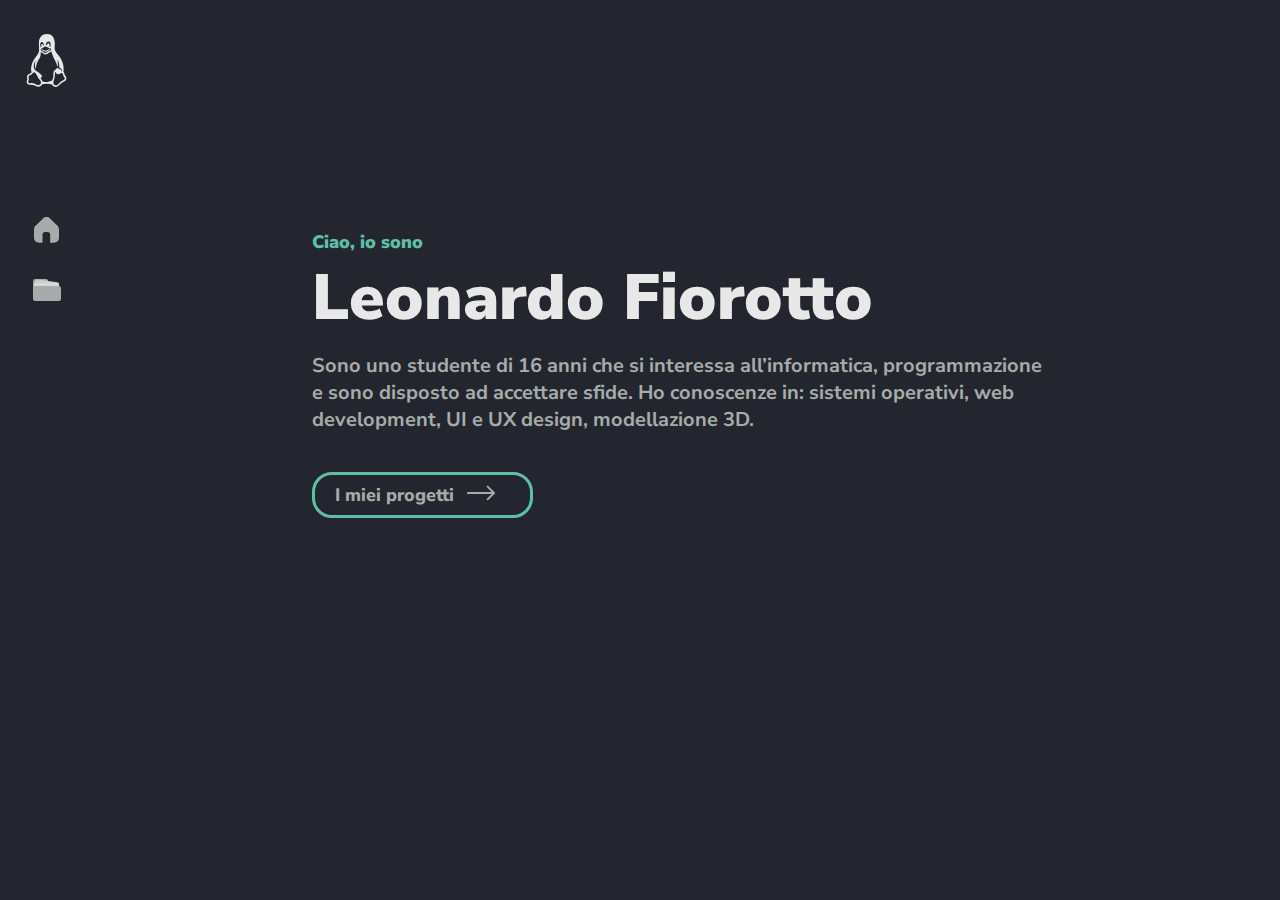
<file: index.html>
<!DOCTYPE html>

<html lang="it">
    <head>
        <meta charset="UTF-8">
        <meta http-equiv="X-UA-Compatible" content="IE=edge">
        <meta name="viewport" content="width=device-width, initial-scale=1.0">

        <meta name="description" content="Portfolio personale di leo007er1">
        <meta name="author" content="leo007er1">
        <meta name="keywords" content="leo007er1, portfolio">
        <meta name="revised" content="leo007er1, 24/09/2022">

        <meta http-equiv="Cache-control" content="public max-age=604800">
        <meta http-equiv="X-Content-Type-Options" content="nosniff">

        <link rel="stylesheet" href="./Css/Common.css" media="all">
        <link rel="stylesheet" href="./Css/Sidebar.css" media="all">
        <link rel="stylesheet" href="./Css/Desktop/index.css" media="screen and (orientation: landscape)">
        <link rel="stylesheet" href="./Css/Mobile/index.css" media="screen and (orientation: portrait)">

        <link rel="preconnect" href="https://fonts.googleapis.com">
        <link rel="preconnect" href="https://fonts.gstatic.com" crossorigin>
        <link href="https://fonts.googleapis.com/css2?family=Nunito+Sans:wght@400;600;700;800;900&display=swap" rel="stylesheet"> 
        <title>Leonardo Fiorotto | Portfolio</title>
    </head>

    <body>
        <nav class="sidebar">
            <div class="sidebarLogo">
                <img src="Images/Logo.svg" alt="Logo svg image">
            </div>

            <div class="sidebarButtons">
                <a rel="noreferrer noopener" href="index.html" class="sidebarHome" aria-label="Go to home page">
                    <svg width="25" height="28" viewBox="0 0 25 28" fill="none" xmlns="http://www.w3.org/2000/svg"><path d="M20 9.44385H5C2.23858 9.44385 0 11.6692 0 14.4143V22.864C0 25.6091 2.23858 27.8344 5 27.8344H20C22.7614 27.8344 25 25.6091 25 22.864V14.4143C25 11.6692 22.7614 9.44385 20 9.44385Z"/><path d="M8.96455 3.51464C10.9172 1.57357 14.083 1.57357 16.0356 3.51464L23.6549 11.0888C24.3058 11.7359 24.3058 12.7849 23.6549 13.4319L12.3334 24.6864L1.17858 13.5976C0.527711 12.9506 0.527711 11.9016 1.17858 11.2545L8.96455 3.51464Z"/><path d="M8.5 19.5503C8.5 18.1778 9.61928 17.0651 11 17.0651H13.6667C15.0474 17.0651 16.1667 18.1778 16.1667 19.5503V28H8.5V19.5503Z" fill="#24252E"/></svg>
                </a>

                <a rel="noreferrer noopener" href="Projects.html" class="sidebarProjects" aria-label="Go to projects page">
                    <svg width="28" height="22" viewBox="0 0 240 188" fill="none" xmlns="http://www.w3.org/2000/svg"><rect width="130" height="142" rx="20"/><rect x="19.1657" y="1.90222" width="210" height="142" rx="20" transform="rotate(7.5 19.1657 1.90222)" fill="#CDCDCD"/><rect x="9" y="32" width="210" height="128" rx="20" fill="#D8D8D8"/><rect y="60" width="240" height="128" rx="20"/></svg>
                </a>
            </div>

            <a rel="noreferrer noopener" href="#" class="sidebarMenuButton" aria-label="Open menu(mobile)">
                <svg clip-rule="evenodd" fill-rule="evenodd" stroke-linejoin="round" stroke-miterlimit="2" viewBox="0 0 24 24" xmlns="http://www.w3.org/2000/svg"><path d="m11 16.745c0-.414.336-.75.75-.75h9.5c.414 0 .75.336.75.75s-.336.75-.75.75h-9.5c-.414 0-.75-.336-.75-.75zm-9-5c0-.414.336-.75.75-.75h18.5c.414 0 .75.336.75.75s-.336.75-.75.75h-18.5c-.414 0-.75-.336-.75-.75zm4-5c0-.414.336-.75.75-.75h14.5c.414 0 .75.336.75.75s-.336.75-.75.75h-14.5c-.414 0-.75-.336-.75-.75z" fill-rule="nonzero"/></svg>
            </a>

            <div class="sidebarMobileMenu">
                <a class="sidebarMenuCloseButton" rel="noreferrer noopener" href="" aria-label="Close menu(mobile)">Close menu <svg width="24" height="24" viewBox="0 0 24 24" fill="none" xmlns="http://www.w3.org/2000/svg"><g clip-path="url(#clip0_12_9)"><path d="M7.33 24L4.5 21.171L13.839 11.996L4.5 2.829L7.33 0L19.5 11.996L7.33 24Z"/></g><defs><clipPath id="clip0_12_9"><rect width="24" height="24"/></clipPath></defs></svg></a>

                <div class="sidebarMobileMenuButtons">
                    <a rel="noreferrer noopener" href="index.html" class="sidebarHome" aria-label="Go to home page(mobile)">
                        <svg width="25" height="28" viewBox="0 0 25 28" fill="none" xmlns="http://www.w3.org/2000/svg"><path d="M20 9.44385H5C2.23858 9.44385 0 11.6692 0 14.4143V22.864C0 25.6091 2.23858 27.8344 5 27.8344H20C22.7614 27.8344 25 25.6091 25 22.864V14.4143C25 11.6692 22.7614 9.44385 20 9.44385Z"/><path d="M8.96455 3.51464C10.9172 1.57357 14.083 1.57357 16.0356 3.51464L23.6549 11.0888C24.3058 11.7359 24.3058 12.7849 23.6549 13.4319L12.3334 24.6864L1.17858 13.5976C0.527711 12.9506 0.527711 11.9016 1.17858 11.2545L8.96455 3.51464Z"/><path d="M8.5 19.5503C8.5 18.1778 9.61928 17.0651 11 17.0651H13.6667C15.0474 17.0651 16.1667 18.1778 16.1667 19.5503V28H8.5V19.5503Z" fill="#24252E"/></svg>
                    </a>
    
                    <a rel="noreferrer noopener" href="Projects.html" class="sidebarProjects" aria-label="Go to projects page(mobile)">
                        <svg width="28" height="22" viewBox="0 0 240 188" fill="none" xmlns="http://www.w3.org/2000/svg"><rect width="130" height="142" rx="20"/><rect x="19.1657" y="1.90222" width="210" height="142" rx="20" transform="rotate(7.5 19.1657 1.90222)" fill="#CDCDCD"/><rect x="9" y="32" width="210" height="128" rx="20" fill="#D8D8D8"/><rect y="60" width="240" height="128" rx="20"/></svg>
                    </a>
                </div>
            </div>
        </nav>


        <div class="mainContent">
            <div class="heroSection">
                <p class="mainSubtitle">Ciao, io sono</p>
                <h1 class="mainTitle">Leonardo Fiorotto</h1>
                <p class="mainDescription">Sono uno studente di 16 anni che si interessa all’informatica, programmazione
                    <br>e sono disposto ad accettare sfide. Ho conoscenze in: sistemi operativi, web
                    <br>development, UI e UX design, modellazione 3D.</p>

                <a rel="noreferrer noopener" href="Projects.html" class="mainHeroButton" aria-label="Go to projects page">
                    I miei progetti
                    <svg width="28" height="16" viewBox="0 0 28 16" fill="none" xmlns="http://www.w3.org/2000/svg"><path d="M1 7C0.447715 7 0 7.44772 0 8C0 8.55228 0.447715 9 1 9V7ZM27.7071 8.70711C28.0976 8.31658 28.0976 7.68342 27.7071 7.29289L21.3431 0.928932C20.9526 0.538408 20.3195 0.538408 19.9289 0.928932C19.5384 1.31946 19.5384 1.95262 19.9289 2.34315L25.5858 8L19.9289 13.6569C19.5384 14.0474 19.5384 14.6805 19.9289 15.0711C20.3195 15.4616 20.9526 15.4616 21.3431 15.0711L27.7071 8.70711ZM1 9H27V7H1V9Z"/></svg>
                </a>
            </div>
        </div>

        <script src="Sidebar.js"></script>
    </body>
</html>
</file>
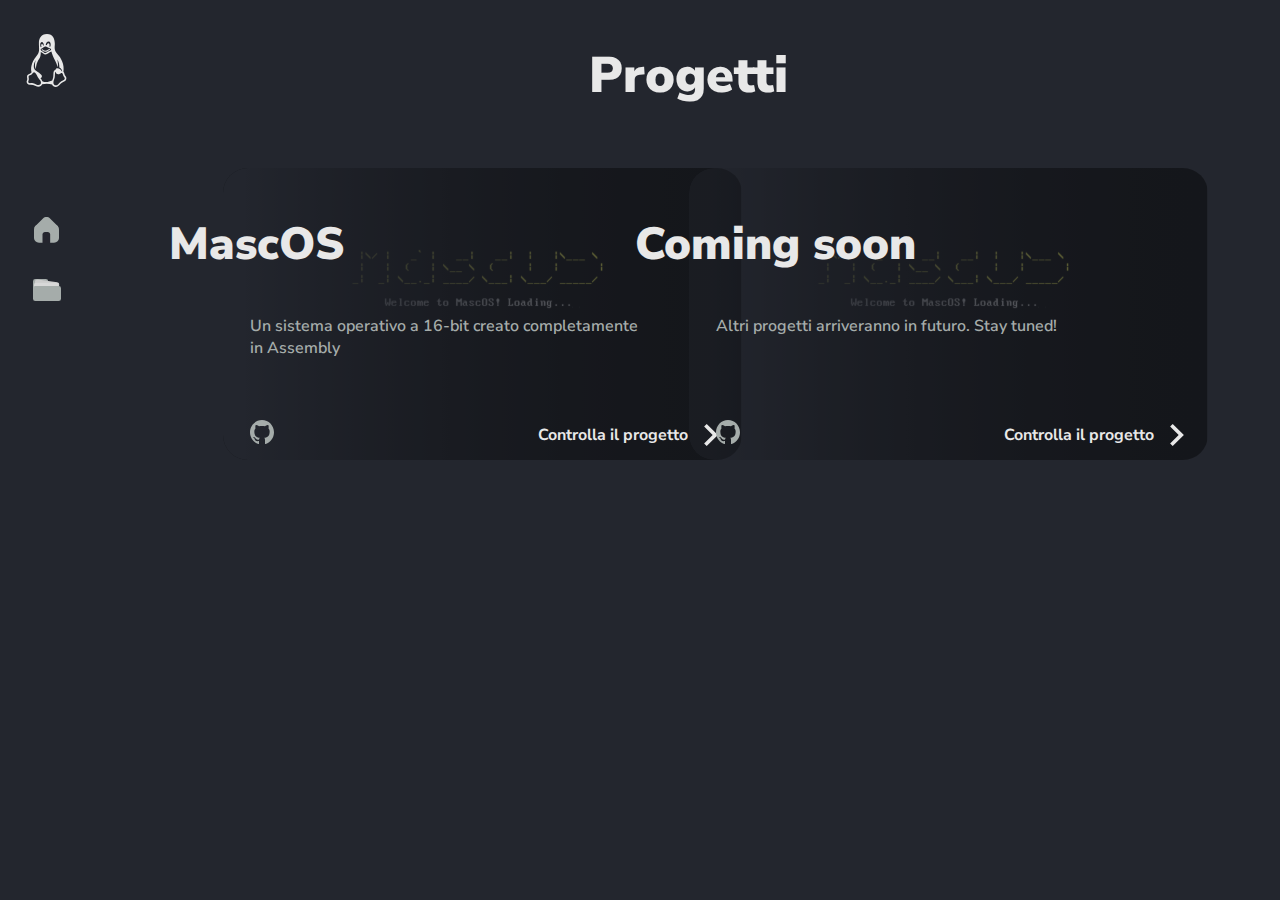
<file: Projects.html>
<!DOCTYPE html>

<html lang="it">
    <head>
        <meta charset="UTF-8">
        <meta http-equiv="X-UA-Compatible" content="IE=edge">
        <meta name="viewport" content="width=device-width, initial-scale=1.0">

        <meta name="description" content="Portfolio personale di leo007er1">
        <meta name="author" content="leo007er1">
        <meta name="keywords" content="leo007er1, portfolio">
        <meta name="revised" content="leo007er1, 24/09/2022">

        <meta http-equiv="Cache-control" content="public max-age=604800">
        <meta http-equiv="X-Content-Type-Options" content="nosniff">

        <link rel="stylesheet" href="./Css/Common.css" media="all">
        <link rel="stylesheet" href="./Css/Sidebar.css" media="all">
        <link rel="stylesheet" href="./Css/Desktop/Projects.css" media="screen and (orientation: landscape)">
        <link rel="stylesheet" href="./Css/Mobile/Projects.css" media="screen and (orientation: portrait)">
        
        <link rel="preconnect" href="https://fonts.googleapis.com">
        <link rel="preconnect" href="https://fonts.gstatic.com" crossorigin>
        <link href="https://fonts.googleapis.com/css2?family=Nunito+Sans:wght@400;600;700;800;900&display=swap" rel="stylesheet"> 
        <title>Leonardo Fiorotto | Progetti</title>
    </head>

    <body>
        <nav class="sidebar">
            <div class="sidebarLogo">
                <img src="Images/Logo.svg" alt="Logo svg image">
            </div>

            <div class="sidebarButtons">
                <a rel="noreferrer noopener" href="index.html" class="sidebarHome" aria-label="Go to home page">
                    <svg width="25" height="28" viewBox="0 0 25 28" fill="none" xmlns="http://www.w3.org/2000/svg"><path d="M20 9.44385H5C2.23858 9.44385 0 11.6692 0 14.4143V22.864C0 25.6091 2.23858 27.8344 5 27.8344H20C22.7614 27.8344 25 25.6091 25 22.864V14.4143C25 11.6692 22.7614 9.44385 20 9.44385Z"/><path d="M8.96455 3.51464C10.9172 1.57357 14.083 1.57357 16.0356 3.51464L23.6549 11.0888C24.3058 11.7359 24.3058 12.7849 23.6549 13.4319L12.3334 24.6864L1.17858 13.5976C0.527711 12.9506 0.527711 11.9016 1.17858 11.2545L8.96455 3.51464Z"/><path d="M8.5 19.5503C8.5 18.1778 9.61928 17.0651 11 17.0651H13.6667C15.0474 17.0651 16.1667 18.1778 16.1667 19.5503V28H8.5V19.5503Z" fill="#24252E"/></svg>
                </a>

                <a rel="noreferrer noopener" href="Projects.html" class="sidebarProjects" aria-label="Go to projects page">
                    <svg width="28" height="22" viewBox="0 0 240 188" fill="none" xmlns="http://www.w3.org/2000/svg"><rect width="130" height="142" rx="20"/><rect x="19.1657" y="1.90222" width="210" height="142" rx="20" transform="rotate(7.5 19.1657 1.90222)" fill="#CDCDCD"/><rect x="9" y="32" width="210" height="128" rx="20" fill="#D8D8D8"/><rect y="60" width="240" height="128" rx="20"/></svg>
                </a>
            </div>

            <a rel="noreferrer noopener" href="#" class="sidebarMenuButton" aria-label="Open menu(mobile)">
                <svg clip-rule="evenodd" fill-rule="evenodd" stroke-linejoin="round" stroke-miterlimit="2" viewBox="0 0 24 24" xmlns="http://www.w3.org/2000/svg"><path d="m11 16.745c0-.414.336-.75.75-.75h9.5c.414 0 .75.336.75.75s-.336.75-.75.75h-9.5c-.414 0-.75-.336-.75-.75zm-9-5c0-.414.336-.75.75-.75h18.5c.414 0 .75.336.75.75s-.336.75-.75.75h-18.5c-.414 0-.75-.336-.75-.75zm4-5c0-.414.336-.75.75-.75h14.5c.414 0 .75.336.75.75s-.336.75-.75.75h-14.5c-.414 0-.75-.336-.75-.75z" fill-rule="nonzero"/></svg>
            </a>

            <div class="sidebarMobileMenu">
                <a class="sidebarMenuCloseButton" rel="noreferrer noopener" href="" aria-label="Close menu(mobile)">Close menu <svg width="24" height="24" viewBox="0 0 24 24" fill="none" xmlns="http://www.w3.org/2000/svg"><g clip-path="url(#clip0_12_9)"><path d="M7.33 24L4.5 21.171L13.839 11.996L4.5 2.829L7.33 0L19.5 11.996L7.33 24Z"/></g><defs><clipPath id="clip0_12_9"><rect width="24" height="24"/></clipPath></defs></svg></a>

                <div class="sidebarMobileMenuButtons">
                    <a rel="noreferrer noopener" href="index.html" class="sidebarHome" aria-label="Go to home page(mobile)">
                        <svg width="25" height="28" viewBox="0 0 25 28" fill="none" xmlns="http://www.w3.org/2000/svg"><path d="M20 9.44385H5C2.23858 9.44385 0 11.6692 0 14.4143V22.864C0 25.6091 2.23858 27.8344 5 27.8344H20C22.7614 27.8344 25 25.6091 25 22.864V14.4143C25 11.6692 22.7614 9.44385 20 9.44385Z"/><path d="M8.96455 3.51464C10.9172 1.57357 14.083 1.57357 16.0356 3.51464L23.6549 11.0888C24.3058 11.7359 24.3058 12.7849 23.6549 13.4319L12.3334 24.6864L1.17858 13.5976C0.527711 12.9506 0.527711 11.9016 1.17858 11.2545L8.96455 3.51464Z"/><path d="M8.5 19.5503C8.5 18.1778 9.61928 17.0651 11 17.0651H13.6667C15.0474 17.0651 16.1667 18.1778 16.1667 19.5503V28H8.5V19.5503Z" fill="#24252E"/></svg>
                    </a>
    
                    <a rel="noreferrer noopener" href="Projects.html" class="sidebarProjects" aria-label="Go to projects page(mobile)">
                        <svg width="28" height="22" viewBox="0 0 240 188" fill="none" xmlns="http://www.w3.org/2000/svg"><rect width="130" height="142" rx="20"/><rect x="19.1657" y="1.90222" width="210" height="142" rx="20" transform="rotate(7.5 19.1657 1.90222)" fill="#CDCDCD"/><rect x="9" y="32" width="210" height="128" rx="20" fill="#D8D8D8"/><rect y="60" width="240" height="128" rx="20"/></svg>
                    </a>
                </div>
            </div>
        </nav>

        <div class="mainContent">
            <div class="titleContainer">
                <h1 class="mainTitle">Progetti</h1>
            </div>

            <!-- MascOS -->
            <div class="projectsContainer">
                <div class="mascOS projectCard">
                    <img src="Images/MascOS/MascOS.svg" alt="MascOS welcome screen svg image">
                    <div class="projectInfo">
                        <a rel="noreferrer noopener" href="Projects/MascOS.html" class="projectTitle" aria-label="Go to MascOS project page">MascOS</a>
                        <p class="projectDescription">Un sistema operativo a 16-bit creato completamente in Assembly</p>
                    </div>
                        
                    <div class="projectNav">
                        <a rel="noreferrer noopener" href="https://github.com/leo007er1/MascOS" target="blank" class="projectGithubLink" aria-label="Go to MascOS github page">
                            <svg width="24" height="24" viewBox="0 0 24 24" fill="none" xmlns="http://www.w3.org/2000/svg"><path d="M12 0C5.374 0 0 5.50883 0 12.3034C0 17.7394 3.438 22.3511 8.207 23.9782C8.806 24.092 9 23.7106 9 23.3866V21.0962C5.662 21.8405 4.967 19.6444 4.967 19.6444C4.421 18.2223 3.634 17.844 3.634 17.844C2.545 17.0801 3.717 17.0965 3.717 17.0965C4.922 17.1827 5.556 18.3648 5.556 18.3648C6.626 20.2452 8.363 19.7018 9.048 19.387C9.155 18.5924 9.466 18.049 9.81 17.7425C7.145 17.4298 4.343 16.3748 4.343 11.6615C4.343 10.3174 4.812 9.22035 5.579 8.35911C5.455 8.04845 5.044 6.79658 5.696 5.10282C5.696 5.10282 6.704 4.77268 8.997 6.36391C9.954 6.09119 10.98 5.95483 12 5.9497C13.02 5.95483 14.047 6.09119 15.006 6.36391C17.297 4.77268 18.303 5.10282 18.303 5.10282C18.956 6.79761 18.545 8.04948 18.421 8.35911C19.191 9.22035 19.656 10.3184 19.656 11.6615C19.656 16.3871 16.849 17.4277 14.177 17.7322C14.607 18.1136 15 18.8621 15 20.0104V23.3866C15 23.7137 15.192 24.0982 15.801 23.9772C20.566 22.348 24 17.7374 24 12.3034C24 5.50883 18.627 0 12 0Z"/></svg>
                        </a>
                        <a rel="noreferrer noopener" href="Projects/MascOS.html" class="projectPageButton" aria-label="Go to MascOS project page">
                            Controlla il progetto
                            <svg width="30" height="30" viewBox="0 0 30 30" fill="none" xmlns="http://www.w3.org/2000/svg"><g clip-path="url(#clip0_12_53)"><path d="M20.8375 0L24.375 3.53625L12.7013 15.005L24.375 26.4637L20.8375 30L5.625 15.005L20.8375 0Z"/></g><defs><clipPath id="clip0_12_53"><rect width="30" height="30" fill="white" transform="translate(30 30) rotate(-180)"/></clipPath></defs></svg>
                        </a>
                    </div>
                </div>

                <div class="secondo projectCard">
                    <img src="Images/MascOS/MascOS.svg" alt="MascOS welcome screen svg image">
                    <div class="projectInfo">
                        <a rel="noreferrer noopener" href="#" class="projectTitle" aria-label="Not avaiable link">Coming soon</a>
                        <p class="projectDescription">Altri progetti arriveranno in futuro. Stay tuned!</p>
                    </div>
                        
                    <div class="projectNav">
                        <a rel="noreferrer noopener" href="#" target="blank" class="projectGithubLink" aria-label="Not avaiable link">
                            <svg width="24" height="24" viewBox="0 0 24 24" fill="none" xmlns="http://www.w3.org/2000/svg"><path d="M12 0C5.374 0 0 5.50883 0 12.3034C0 17.7394 3.438 22.3511 8.207 23.9782C8.806 24.092 9 23.7106 9 23.3866V21.0962C5.662 21.8405 4.967 19.6444 4.967 19.6444C4.421 18.2223 3.634 17.844 3.634 17.844C2.545 17.0801 3.717 17.0965 3.717 17.0965C4.922 17.1827 5.556 18.3648 5.556 18.3648C6.626 20.2452 8.363 19.7018 9.048 19.387C9.155 18.5924 9.466 18.049 9.81 17.7425C7.145 17.4298 4.343 16.3748 4.343 11.6615C4.343 10.3174 4.812 9.22035 5.579 8.35911C5.455 8.04845 5.044 6.79658 5.696 5.10282C5.696 5.10282 6.704 4.77268 8.997 6.36391C9.954 6.09119 10.98 5.95483 12 5.9497C13.02 5.95483 14.047 6.09119 15.006 6.36391C17.297 4.77268 18.303 5.10282 18.303 5.10282C18.956 6.79761 18.545 8.04948 18.421 8.35911C19.191 9.22035 19.656 10.3184 19.656 11.6615C19.656 16.3871 16.849 17.4277 14.177 17.7322C14.607 18.1136 15 18.8621 15 20.0104V23.3866C15 23.7137 15.192 24.0982 15.801 23.9772C20.566 22.348 24 17.7374 24 12.3034C24 5.50883 18.627 0 12 0Z"/></svg>
                        </a>
                        <a rel="noreferrer noopener" href="#" class="projectPageButton" aria-label="Not avaiable link">
                            Controlla il progetto
                            <svg width="30" height="30" viewBox="0 0 30 30" fill="none" xmlns="http://www.w3.org/2000/svg"><g clip-path="url(#clip0_12_53)"><path d="M20.8375 0L24.375 3.53625L12.7013 15.005L24.375 26.4637L20.8375 30L5.625 15.005L20.8375 0Z"/></g><defs><clipPath id="clip0_12_53"><rect width="30" height="30" fill="white" transform="translate(30 30) rotate(-180)"/></clipPath></defs></svg>
                        </a>
                    </div>
                </div>

            </div>
        </div>

        <script src="Sidebar.js"></script>
    </body>
</html>
</file>
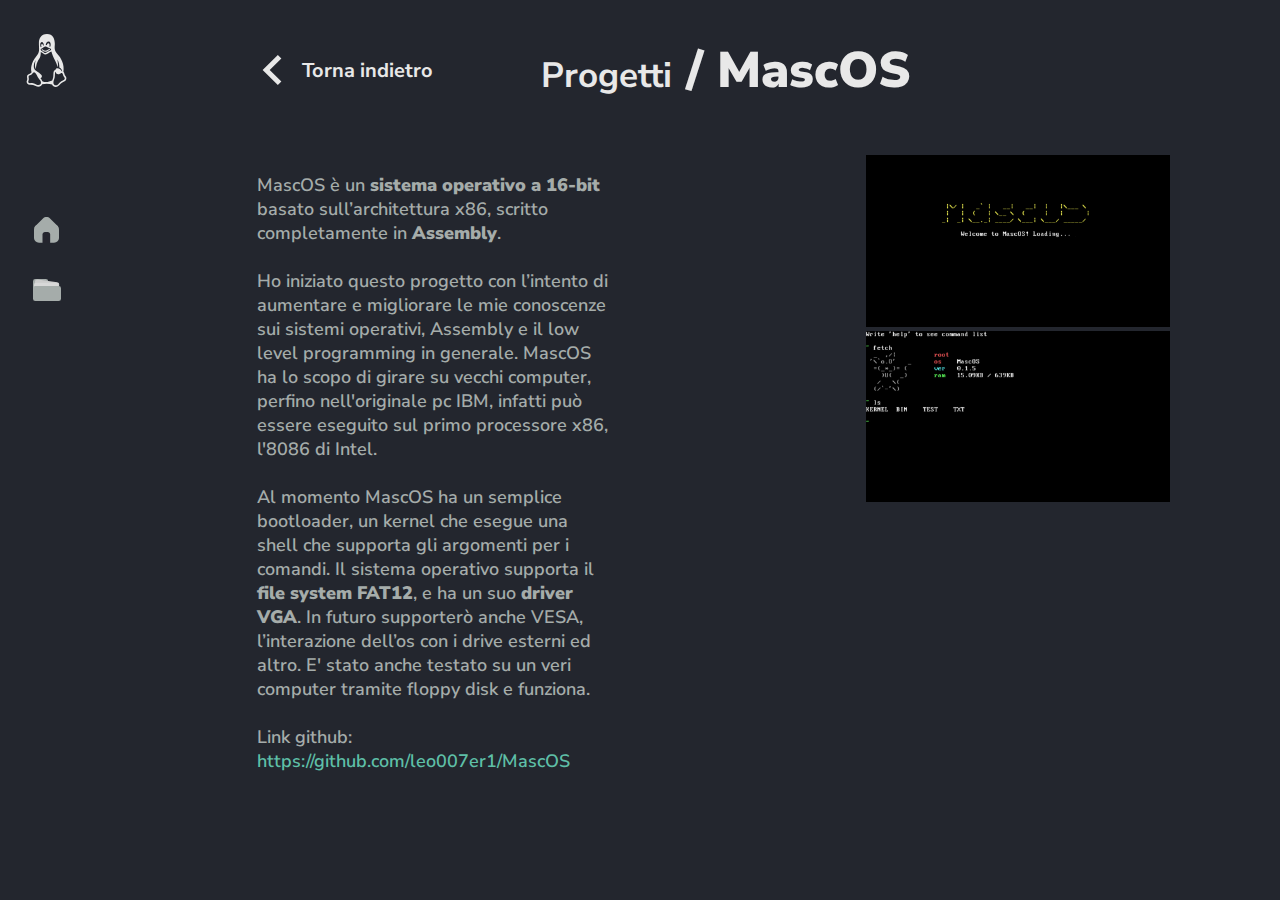
<file: Projects/MascOS.html>
<!DOCTYPE html>

<html lang="it">
    <head>
        <meta charset="UTF-8">
        <meta http-equiv="X-UA-Compatible" content="IE=edge">
        <meta name="viewport" content="width=device-width, initial-scale=1.0">

        <meta name="description" content="Portfolio personale di leo007er1">
        <meta name="author" content="leo007er1">
        <meta name="keywords" content="leo007er1, portfolio">
        <meta name="revised" content="leo007er1, 24/09/2022">

        <meta http-equiv="Cache-control" content="public max-age=604800">
        <meta http-equiv="X-Content-Type-Options" content="nosniff">

        <link rel="stylesheet" href="../Css/Common.css" media="all">
        <link rel="stylesheet" href="../Css/Sidebar.css" media="all">
        <link rel="stylesheet" href="../Css/Desktop/Projects/MascOS.css" media="screen and (orientation: landscape)">
        <link rel="stylesheet" href="../Css/Mobile/Projects/MascOS.css" media="screen and (orientation: portrait)">

        <link rel="preconnect" href="https://fonts.googleapis.com">
        <link rel="preconnect" href="https://fonts.gstatic.com" crossorigin>
        <link href="https://fonts.googleapis.com/css2?family=Nunito+Sans:wght@400;600;700;800;900&display=swap" rel="stylesheet"> 
        <title>Leonardo Fiorotto | MascOS</title>
    </head>

    <body>
        <nav class="sidebar">
            <div class="sidebarLogo">
                <img src="../Images/Logo.svg" alt="Logo svg image">
            </div>

            <div class="sidebarButtons">
                <a rel="noreferrer noopener" href="../index.html" class="sidebarHome" aria-label="Go to home page">
                    <svg width="25" height="28" viewBox="0 0 25 28" fill="none" xmlns="http://www.w3.org/2000/svg"><path d="M20 9.44385H5C2.23858 9.44385 0 11.6692 0 14.4143V22.864C0 25.6091 2.23858 27.8344 5 27.8344H20C22.7614 27.8344 25 25.6091 25 22.864V14.4143C25 11.6692 22.7614 9.44385 20 9.44385Z"/><path d="M8.96455 3.51464C10.9172 1.57357 14.083 1.57357 16.0356 3.51464L23.6549 11.0888C24.3058 11.7359 24.3058 12.7849 23.6549 13.4319L12.3334 24.6864L1.17858 13.5976C0.527711 12.9506 0.527711 11.9016 1.17858 11.2545L8.96455 3.51464Z"/><path d="M8.5 19.5503C8.5 18.1778 9.61928 17.0651 11 17.0651H13.6667C15.0474 17.0651 16.1667 18.1778 16.1667 19.5503V28H8.5V19.5503Z" fill="#24252E"/></svg>
                </a>

                <a rel="noreferrer noopener" href="../Projects.html" class="sidebarProjects" aria-label="Go to projects page">
                    <svg width="28" height="22" viewBox="0 0 240 188" fill="none" xmlns="http://www.w3.org/2000/svg"><rect width="130" height="142" rx="20"/><rect x="19.1657" y="1.90222" width="210" height="142" rx="20" transform="rotate(7.5 19.1657 1.90222)" fill="#CDCDCD"/><rect x="9" y="32" width="210" height="128" rx="20" fill="#D8D8D8"/><rect y="60" width="240" height="128" rx="20"/></svg>
                </a>
            </div>

            <a rel="noreferrer noopener" href="#" class="sidebarMenuButton" aria-label="Open menu(mobile)">
                <svg clip-rule="evenodd" fill-rule="evenodd" stroke-linejoin="round" stroke-miterlimit="2" viewBox="0 0 24 24" xmlns="http://www.w3.org/2000/svg"><path d="m11 16.745c0-.414.336-.75.75-.75h9.5c.414 0 .75.336.75.75s-.336.75-.75.75h-9.5c-.414 0-.75-.336-.75-.75zm-9-5c0-.414.336-.75.75-.75h18.5c.414 0 .75.336.75.75s-.336.75-.75.75h-18.5c-.414 0-.75-.336-.75-.75zm4-5c0-.414.336-.75.75-.75h14.5c.414 0 .75.336.75.75s-.336.75-.75.75h-14.5c-.414 0-.75-.336-.75-.75z" fill-rule="nonzero"/></svg>
            </a>

            <div class="sidebarMobileMenu">
                <a class="sidebarMenuCloseButton" rel="noreferrer noopener" href="" aria-label="Close menu(mobile)">Close menu <svg width="24" height="24" viewBox="0 0 24 24" fill="none" xmlns="http://www.w3.org/2000/svg"><g clip-path="url(#clip0_12_9)"><path d="M7.33 24L4.5 21.171L13.839 11.996L4.5 2.829L7.33 0L19.5 11.996L7.33 24Z"/></g><defs><clipPath id="clip0_12_9"><rect width="24" height="24"/></clipPath></defs></svg></a>

                <div class="sidebarMobileMenuButtons">
                    <a rel="noreferrer noopener" href="../index.html" class="sidebarHome" aria-label="Go to home page(mobile)">
                        <svg width="25" height="28" viewBox="0 0 25 28" fill="none" xmlns="http://www.w3.org/2000/svg"><path d="M20 9.44385H5C2.23858 9.44385 0 11.6692 0 14.4143V22.864C0 25.6091 2.23858 27.8344 5 27.8344H20C22.7614 27.8344 25 25.6091 25 22.864V14.4143C25 11.6692 22.7614 9.44385 20 9.44385Z"/><path d="M8.96455 3.51464C10.9172 1.57357 14.083 1.57357 16.0356 3.51464L23.6549 11.0888C24.3058 11.7359 24.3058 12.7849 23.6549 13.4319L12.3334 24.6864L1.17858 13.5976C0.527711 12.9506 0.527711 11.9016 1.17858 11.2545L8.96455 3.51464Z"/><path d="M8.5 19.5503C8.5 18.1778 9.61928 17.0651 11 17.0651H13.6667C15.0474 17.0651 16.1667 18.1778 16.1667 19.5503V28H8.5V19.5503Z" fill="#24252E"/></svg>
                    </a>
    
                    <a rel="noreferrer noopener" href="../Projects.html" class="sidebarProjects" aria-label="Go to projects page(mobile)">
                        <svg width="28" height="22" viewBox="0 0 240 188" fill="none" xmlns="http://www.w3.org/2000/svg"><rect width="130" height="142" rx="20"/><rect x="19.1657" y="1.90222" width="210" height="142" rx="20" transform="rotate(7.5 19.1657 1.90222)" fill="#CDCDCD"/><rect x="9" y="32" width="210" height="128" rx="20" fill="#D8D8D8"/><rect y="60" width="240" height="128" rx="20"/></svg>
                    </a>
                </div>
            </div>
        </nav>


        <div class="mainContent">
            <div class="titleContainer">
                <a href="../Projects.html" class="projectsBackButton" aria-label="Go back to projects page"><svg width="30" height="30" viewBox="0 0 30 30" fill="none" xmlns="http://www.w3.org/2000/svg"><g clip-path="url(#clip0_12_53)"><path d="M20.8375 0L24.375 3.53625L12.7013 15.005L24.375 26.4637L20.8375 30L5.625 15.005L20.8375 0Z"/></g><defs><clipPath id="clip0_12_53"><rect width="30" height="30" fill="white" transform="translate(30 30) rotate(-180)"/></clipPath></defs></svg> Torna indietro</a>

                <h1 class="mainTitle"><a rel="noreferrer noopener" href="../Projects.html" class="mainTitleLeft">Progetti</a> / MascOS</h1>
            </div>

            <div class="projectInfo">
                <p class="projectDescription">MascOS è un <strong>sistema operativo a 16-bit</strong> basato sull’architettura x86, scritto completamente in <strong>Assembly</strong>.
                    <br><br>
                    Ho iniziato questo progetto con l’intento di aumentare e migliorare le mie conoscenze sui sistemi operativi, Assembly e il low level programming in generale. MascOS ha lo scopo di girare su vecchi computer, perfino nell'originale pc IBM, infatti può essere eseguito sul primo processore x86, l'8086 di Intel.
                    <br><br>
                    Al momento MascOS ha un semplice bootloader, un kernel che esegue una shell che supporta gli argomenti per i comandi. Il sistema operativo supporta il <strong>file system FAT12</strong>, e ha un suo <strong>driver VGA</strong>. In futuro supporterò anche VESA, l’interazione dell’os con i drive esterni ed altro. E' stato anche testato su un veri computer tramite floppy disk e funziona.
                    <br><br>
                    Link github: <a target="blank" rel="noreferrer noopener" href="https://github.com/leo007er1/MascOS" aria-label="Go to MascOS github page">https://github.com/leo007er1/MascOS</a></p>

                <div class="projectImages">
                    <img src="../Images/MascOS/MascOSLogo.png" alt="MascOS welcome screen image">
                    <img src="../Images/MascOS/MascOSShell.jpg" alt="MascOS shell image">
                </div>
            </div>
        </div>

        <script src="../Sidebar.js"></script>
    </body>
</html>
</file>
<file: Css/Common.css>
:root {
    /* Colors used */
    --mainColor: #23262e;
    --textColor: #E8E8E8;
    --secondaryTextColor: #A5ACAA;
    --accentColor: #5EBFA7;

    --animationDuration: 0.5s;
}


/* Sets every text-type tag to the font we imported */
/* The font(Nunito Sans) is imported from .html files */
a, h1, p, h2 {
    font-family: "Nunito Sans";
}



body {
    background-color: var(--mainColor);
}
</file>
<file: Css/Sidebar.css>
/* 
    I inserted here the code for the sidebar since it's everywhere in the site
    and I don't want to copy-paste the code in every single file

*/



.sidebar {
    height: 100%;
    width: 93px;
    position: fixed;
    top: 0;
    left: 0;

    display: grid;
    grid-template-rows: 15% auto;
    gap: 80px;
    z-index: 1000;
}


.sidebarLogo {
    display: flex;
    justify-content: center;
    align-items: center;

    margin-top: -15px;
}


.sidebarButtons {
    display: flex;
    flex-direction: column;
    justify-content: flex-start;
    align-items: center;
}


.sidebarButtons a {
    padding-bottom: 30px;
}


.sidebarButtons a svg {
    fill: var(--secondaryTextColor);
    transition: fill var(--animationDuration);
}


.sidebarMenuButton {
    height: 80%;
    margin-right: 12px;
    display: none;

    fill: var(--secondaryTextColor);
}


.sidebarMenuButton svg {
    width: 85%;
    height: 85%;
}


.sidebarMobileMenu {
    display: none;
}



/* Animations */



.sidebarButtons a:hover svg {
    fill: var(--accentColor);
}



/* Media queries */



/* If we are using a phone(vertical orientation) */
@media screen and (orientation: portrait) {
    .sidebarMobileMenu {
        display: flex;
        justify-content: center;
        visibility: hidden;

        position: absolute;
        width: 100%;
        height: 100vh; /* All viewport */
        top: 0;
        left: 0;
        background-color: rgba(29, 31, 37, 0);

        transition: background-color var(--animationDuration);

        z-index: 1001;
    }

    .sidebarMobileMenuButtons {
        position: absolute;
        height: 80px;
        width: 80%;
        bottom: -4%;

        background-color: var(--mainColor);
        -webkit-box-shadow: 0px 0px 40px 0px rgba(0, 0, 0, 0.25);
        -moz-box-shadow: 0px 0px 25px 20px rgba(0, 0, 0, 0.25);
        box-shadow: 0px 0px 25px 20px rgba(0, 0, 0, 0.25);
        border-radius: 35px;

        display: flex;
        justify-content: space-evenly;
        align-items: center;

        transition: bottom var(--animationDuration);
    }

    .sidebarMobileMenuButtons a svg {
        fill: var(--secondaryTextColor);
    }

    .sidebarMenuCloseButton {
        position: absolute;
        top: 45px;
        right: -100px;

        text-decoration: none;
        color: var(--textColor);
        font-size: clamp(0.5em, 1.2em, 3em);
        font-weight: 700;

        display: flex;
        align-items: center;

        transition: right var(--animationDuration);
    }

    .sidebarMenuCloseButton svg {
        fill: var(--textColor);
        margin-left: 10px;
    }
}


@media screen and (orientation: portrait) and (min-width: 800px) {
    .sidebarMobileMenuButtons {
        width: 50%;
    }
}


@media screen and (max-width: 900px) {
    .sidebar {
        width: 100%;
        height: 8%;
        background-color: var(--mainColor);

        /* Shadow effect below the sidebar, that fades text as scrolling */
        -webkit-box-shadow: 0px 10px 40px 30px rgba(35, 38, 46, 1);
        -moz-box-shadow: 0px 10px 40px 30px rgba(35, 38, 46, 1);
        box-shadow: 0px 10px 40px 30px rgba(35, 38, 46, 1);

        grid-template-rows: 100%;
        grid-template-columns: 50% 50%;
        justify-content: flex-start;
        align-items: center;
        gap: 0px;
    }

    .sidebarLogo {
        margin-left: 12px;
        margin-top: 0px;
        width: 18%;
        height: 100%;

        justify-content: flex-start;
    }

    .sidebarLogo img {
        width: 70%;
        height: 70%;
    }

    .sidebarButtons {
        display: none;
    }

    .sidebarMenuButton {
        display: block;
        justify-self: flex-end;
    }
}


@media screen and (max-width: 550px) {
    .sidebarLogo {
        width: 22%;
    }

    .sidebarLogo img {
        width: 85%;
        height: 85%;
    }
}
</file>
<file: Css/Desktop/index.css>
/* Main content */



.mainContent {
    margin-left: 93px;
}


.heroSection {
    margin-left: 18%;
    margin-top: 230px;
}


.mainSubtitle {
    color: var(--accentColor);
    font-size: clamp(0.7em, 1.125em, 3em);
    font-weight: 900;

    margin: 0px;
}


.mainTitle {
    color: var(--textColor);
    font-size: clamp(2em, 4em, 8em);
    font-weight: 900;

    margin: 0px;
}


.mainDescription {
    color: var(--secondaryTextColor);
    font-size: clamp(0.9em, 1.25em, 2.5em);
    font-weight: 700;

    margin: 10px 0px 50px 0px;
}


.mainHeroButton {
    outline: none;
    text-decoration: none;
    color: var(--secondaryTextColor);
    background-color: transparent;
    font-weight: 800;
    font-size: clamp(0.7em, 1.125em, 3em);
    cursor: pointer;

    padding: 8px 0px 8px 20px;
    border: 3px solid var(--accentColor);
    border-radius: 20px;

    transition: background-color var(--animationDuration), color var(--animationDuration);
}


.mainHeroButton svg {
    fill: var(--secondaryTextColor);
    margin-right: 35px;
    margin-left: 8px;

    transition: fill var(--animationDuration), margin-left var(--animationDuration), margin-right var(--animationDuration);
}



/* Animations */



.mainHeroButton:hover {
    background-color: var(--accentColor);
    color: var(--textColor);
}


.mainHeroButton:hover svg {
    fill: var(--textColor);
    margin-left: 35px;
    margin-right: 8px;
}



/* Media queries */



@media screen and (max-width: 1100px) {
    .heroSection {
        margin-left: 5%;
        margin-top: 22%;
    }

    .mainTitle {
        font-size: clamp(2em, 3em, 8em);
    }

    .mainDescription {
        font-size: clamp(0.9em, 1.1em, 2.5em);
    }
}
</file>
<file: Css/Mobile/index.css>
/* Main content */





.heroSection {
    margin-left: 5%;
    margin-top: 30%;
}


.mainSubtitle {
    color: var(--accentColor);
    font-size: clamp(0.7em, 1.1em, 2em);
    font-weight: 900;

    margin: 0;
}


.mainTitle {
    color: var(--textColor);
    font-size: clamp(1.5em, 2.8em, 4em);
    font-weight: 900;
    line-height: 115%;

    margin: 0px;
}


.mainDescription {
    color: var(--secondaryTextColor);
    font-size: clamp(0.9em, 1em, 2.5em);
    font-weight: 700;

    margin: 20px 0px 50px 0px;
}


.mainHeroButton {
    outline: none;
    text-decoration: none;
    color: var(--secondaryTextColor);
    background-color: transparent;
    font-weight: 800;
    font-size: clamp(0.7em, 1.1em, 2em);
    cursor: pointer;

    padding: 8px 0px 8px 20px;
    border: 2px solid var(--accentColor);
    border-radius: 20px;

    transition: background-color var(--animationDuration), color var(--animationDuration);
}


.mainHeroButton svg {
    fill: var(--secondaryTextColor);
    margin-right: 35px;
    margin-left: 8px;

    transition: fill var(--animationDuration), margin-left var(--animationDuration), margin-right var(--animationDuration);
}



/* Animations */



.mainHeroButton:hover {
    background-color: var(--accentColor);
    color: var(--textColor);
}


.mainHeroButton:hover svg {
    fill: var(--textColor);
    margin-left: 35px;
    margin-right: 8px;
}



/* Media queries */



@media screen and (min-width: 800px) {
    .mainDescription {
        font-size: clamp(0.7em, 1.1em, 2em);
    }
}
</file>
<file: Css/Desktop/Projects.css>
/* Main content */



.mainContent {
    margin-left: 97px;
}


.titleContainer {
    display: flex;

    align-items: center;
    justify-content: center;
    margin-top: 3.5%;
}


.mainTitle {
    color: var(--textColor);
    font-size: clamp(1em, 3.125em, 5em);
    font-weight: 900;

    margin: 0px;
}


.projectsContainer {
    display: grid;
    grid-template-columns: 40% 40%;
    grid-template-rows: auto;
    row-gap: 10%;
    justify-items: center;
    justify-content: center; /* This centers the grid in the div */

    margin-top: 5%;
}



/* Projects card */



.projectCard {
    /* width: clamp(200px, 573px, 1300px);
    height: clamp(100px, 292px, 900px); */
    width: 573px;
    height: 292px;

    position: relative;
    display: flex;
    flex-direction: column;
    justify-content: space-between;
}


.projectCard img {
    height: 100%;
    margin-left: 51px;
    border-radius: 25px;
    opacity: 0.4;

    position: absolute;
    top: 0;
    right: 0;
}


.projectInfo {
    width: 100%;
    margin-top: 8%;

    z-index: 1;
}


.projectTitle {
    text-decoration: none;
    font-weight: 900;
    font-size: clamp(1em, 2.813em, 5em);
    color: var(--textColor);

    margin-bottom: 0px;

    transition: color var(--animationDuration), margin-left var(--animationDuration);
}


.projectDescription {
    color: var(--secondaryTextColor);
    font-weight: 600;
    font-size: clamp(0.7em, 1em, 2.5em);

    margin-left: 81px;
    margin-top: 7%;
    max-width: 70%;
}


.projectNav {
    margin-left: 81px;
    margin-right: 20px;
    margin-bottom: 10px;
    z-index: 1;

    display: flex;
    justify-content: space-between;
    align-items: center;
}


.projectGithubLink svg {
    fill: var(--secondaryTextColor);

    transition: fill var(--animationDuration);
}


.projectPageButton {
    text-decoration: none;
    color: var(--textColor);
    font-size: clamp(0.4em, 1em, 3em);
    font-weight: 700;
    
    display: flex;
    align-items: center;

    transition: color var(--animationDuration);
}


.projectPageButton svg {
    fill: var(--textColor);
    margin-left: 12px;
    transform: rotate(0.5turn);
    width: 22px;

    transition: fill var(--animationDuration);
}



/* Animations */



.projectTitle:hover {
    color: var(--accentColor);
    margin-left: 7%;
}


.projectPageButton:hover {
    color: var(--accentColor);
}


.projectPageButton:hover svg {
    fill: var(--accentColor);
}


.projectGithubLink:hover svg {
    fill: var(--accentColor);
}
</file>
<file: Css/Mobile/Projects.css>
/* Main content */



.titleContainer {
    display: flex;

    align-items: center;
    justify-content: flex-start;
    margin-top: 28%;
    margin-left: 5%;
}


.mainTitle {
    color: var(--textColor);
    font-size: clamp(1em, 3.3em, 5em);
    font-weight: 900;

    margin: 0px;
}


.projectsContainer {
    display: flex;
    flex-direction: column;
    justify-content: flex-start;
    align-items: center;

    margin-top: 10%;
}



/* Projects card */



.projectCard {
    /* width: clamp(200px, 573px, 1300px);
    height: clamp(100px, 292px, 900px); */
    width: 50%;
    height: 240px;
    margin-bottom: 40px;

    position: relative;
    display: flex;
    flex-direction: column;
    justify-content: space-between;
}


.projectCard img {
    height: 100%;
    aspect-ratio: 16 / 9;
    border-radius: 25px;
    opacity: 0.4;

    position: absolute;
    top: 0;
    right: 0;
}


.projectInfo {
    width: 100%;
    margin-top: 8%;

    z-index: 1;
}


.projectTitle {
    text-decoration: none;
    font-weight: 900;
    font-size: clamp(1em, 2.55em, 5em);
    color: var(--textColor);

    margin-bottom: 0px;
    margin-left: -51px;

    transition: color var(--animationDuration), margin-left var(--animationDuration);
}


.projectDescription {
    color: var(--secondaryTextColor);
    font-weight: 600;
    font-size: clamp(0.7em, 0.95em, 2em);

    margin-left: 10px;
    margin-top: 5%;
    max-width: 90%;
}


.projectNav {
    margin-left: 5px;
    margin-right: 10px;
    margin-bottom: 8px;
    z-index: 1;

    display: flex;
    justify-content: space-between;
    align-items: center;
}


.projectGithubLink {
    height: 75%;
}


.projectGithubLink svg {
    height: 100%;
    fill: var(--secondaryTextColor);
}


.projectPageButton {
    text-decoration: none;
    color: var(--textColor);
    font-size: clamp(0.4em, 0.95em, 3em);
    font-weight: 700;
    
    display: flex;
    align-items: center;

    transition: color var(--animationDuration);
}


.projectPageButton svg {
    fill: var(--textColor);
    margin-left: 8px;
    width: 22px;
    transform: rotate(0.5turn);

    transition: fill var(--animationDuration);
}



/* Animations */



.projectTitle:hover {
    color: var(--accentColor);
    margin-left: 7%;
}


.projectPageButton:hover {
    color: var(--accentColor);
}


.projectPageButton:hover svg {
    fill: var(--accentColor);
}



/* Media queries */



@media screen and (max-width: 500px) {
    .mainTitle {
        font-size: clamp(1em, 2.3em, 5em);
    }

    .projectCard {
        width: 90%;
        height: 200px;
    }

    .projectTitle {
        font-size: clamp(1em, 2.1em, 5em);
        margin-left: -10px;
    }

    .projectDescription {
        font-size: clamp(0.7em, 0.85em, 2.5em);
    
        margin-left: 20px;
        margin-top: 4%;
        max-width: 90%;
    }

    .projectNav {
        margin-left: 15px;
        margin-right: 10px;
        margin-bottom: 8px;
    }

    .projectGithubLink {
        height: 70%;
    }

    .projectPageButton {
        font-size: clamp(0.4em, 0.9em, 2em);
    }

    .projectPageButton svg {
        width: 16px;
        margin-left: 8px;
    }
}
</file>
<file: Css/Desktop/Projects/MascOS.css>
/* Main content */



.mainContent {
    margin-left: calc(97px + 12%);
}


.titleContainer {
    display: grid;
    grid-template-columns: 28% auto;
    justify-items: start;
    align-items: center;

    margin-top: 3.5%;
}


.projectsBackButton {
    text-decoration: none;
    color: var(--textColor);
    font-size: clamp(0.5em, 1.25em, 3em);
    font-weight: 700;

    display: flex;
    align-items: center;

    transition: color var(--animationDuration);
}


.projectsBackButton svg {
    fill: var(--textColor);
    margin-right: 15px;

    transition: fill var(--animationDuration), margin-left var(--animationDuration), margin-right var(--animationDuration);
}


.mainTitle {
    color: var(--textColor);
    font-size: clamp(1em, 3.125em, 5em);
    font-weight: 900;

    margin: 0px;
}


.mainTitleLeft {
    text-decoration: none;
    color: var(--textColor);
    font-size: 0.7em;
    font-weight: 700;

    transition: color var(--animationDuration);
}



/* Project info */



.projectInfo {
    margin-top: 5%;

    display: flex;
    justify-content: space-between;
}


.projectDescription {
    width: 35%;
    color: var(--secondaryTextColor);
    font-size: clamp(0.5em, 1.125em, 3em);
    font-weight: 600;

    word-wrap: break-word;
}


.projectDescription a {
    text-decoration: none;
    color: var(--accentColor);
}


.projectImages {
    margin-right: 10%;
    width: 30%;
}


.projectImages img {
    width: 100%;
}



/* Animations */



.projectsBackButton:hover {
    color: var(--accentColor);
}


.projectsBackButton:hover svg {
    fill: var(--accentColor);
    margin-left: -20px;
    margin-right: 35px;
}


.mainTitleLeft:hover {
    color: var(--accentColor);
}
</file>
<file: Css/Mobile/Projects/MascOS.css>
/* Main content */




.titleContainer {
    display: flex;
    flex-direction: column;
    align-items: flex-start;

    margin-top: 8%;
    margin-left: 5%;
}


.projectsBackButton {
    text-decoration: none;
    color: var(--textColor);
    font-size: clamp(0.5em, 1em, 3em);
    font-weight: 700;
    margin-top: 70px;

    display: flex;
    align-items: center;

    transition: color var(--animationDuration);
}


.projectsBackButton svg {
    fill: var(--textColor);
    margin-right: 8px;
    width: 20px;

    transition: fill var(--animationDuration), margin-left var(--animationDuration), margin-right var(--animationDuration);
}


.mainTitle {
    color: var(--textColor);
    font-size: clamp(1em, 3.3em, 5em);
    font-weight: 900;

    margin: 0px;
    margin-top: -10px;
}


.mainTitleLeft {
    text-decoration: none;
    color: var(--textColor);
    font-size: 0.7em;
    font-weight: 700;

    transition: color var(--animationDuration);
}



/* Project info */



.projectInfo {
    margin-top: 0%;

    display: flex;
    flex-direction: column;
    justify-content: flex-start;
    align-items: center;
}


.projectDescription {
    width: 90%;
    color: var(--secondaryTextColor);
    font-size: clamp(0.5em, 1em, 2em);
    font-weight: 600;

    word-wrap: break-word;
}


.projectDescription a {
    text-decoration: none;
    color: var(--accentColor);
}


.projectImages {
    margin-top: 30px;
    width: 90%;
}


.projectImages img {
    width: 100%;
}



/* Animations */



.projectsBackButton:hover {
    color: var(--accentColor);
}


.projectsBackButton:hover svg {
    fill: var(--accentColor);
    margin-left: -20px;
    margin-right: 35px;
}


.mainTitleLeft:hover {
    color: var(--accentColor);
}



/* Media queries */



@media screen and (max-width: 500px) {
    .projectsBackButton {
        font-size: clamp(0.5em, 0.9em, 3em);
    }
    
    .projectsBackButton svg {
        width: 18px;
    }

    .mainTitle {
        font-size: clamp(1em, 2.3em, 5em);
        margin-top: 0px;
    }
}
</file>
